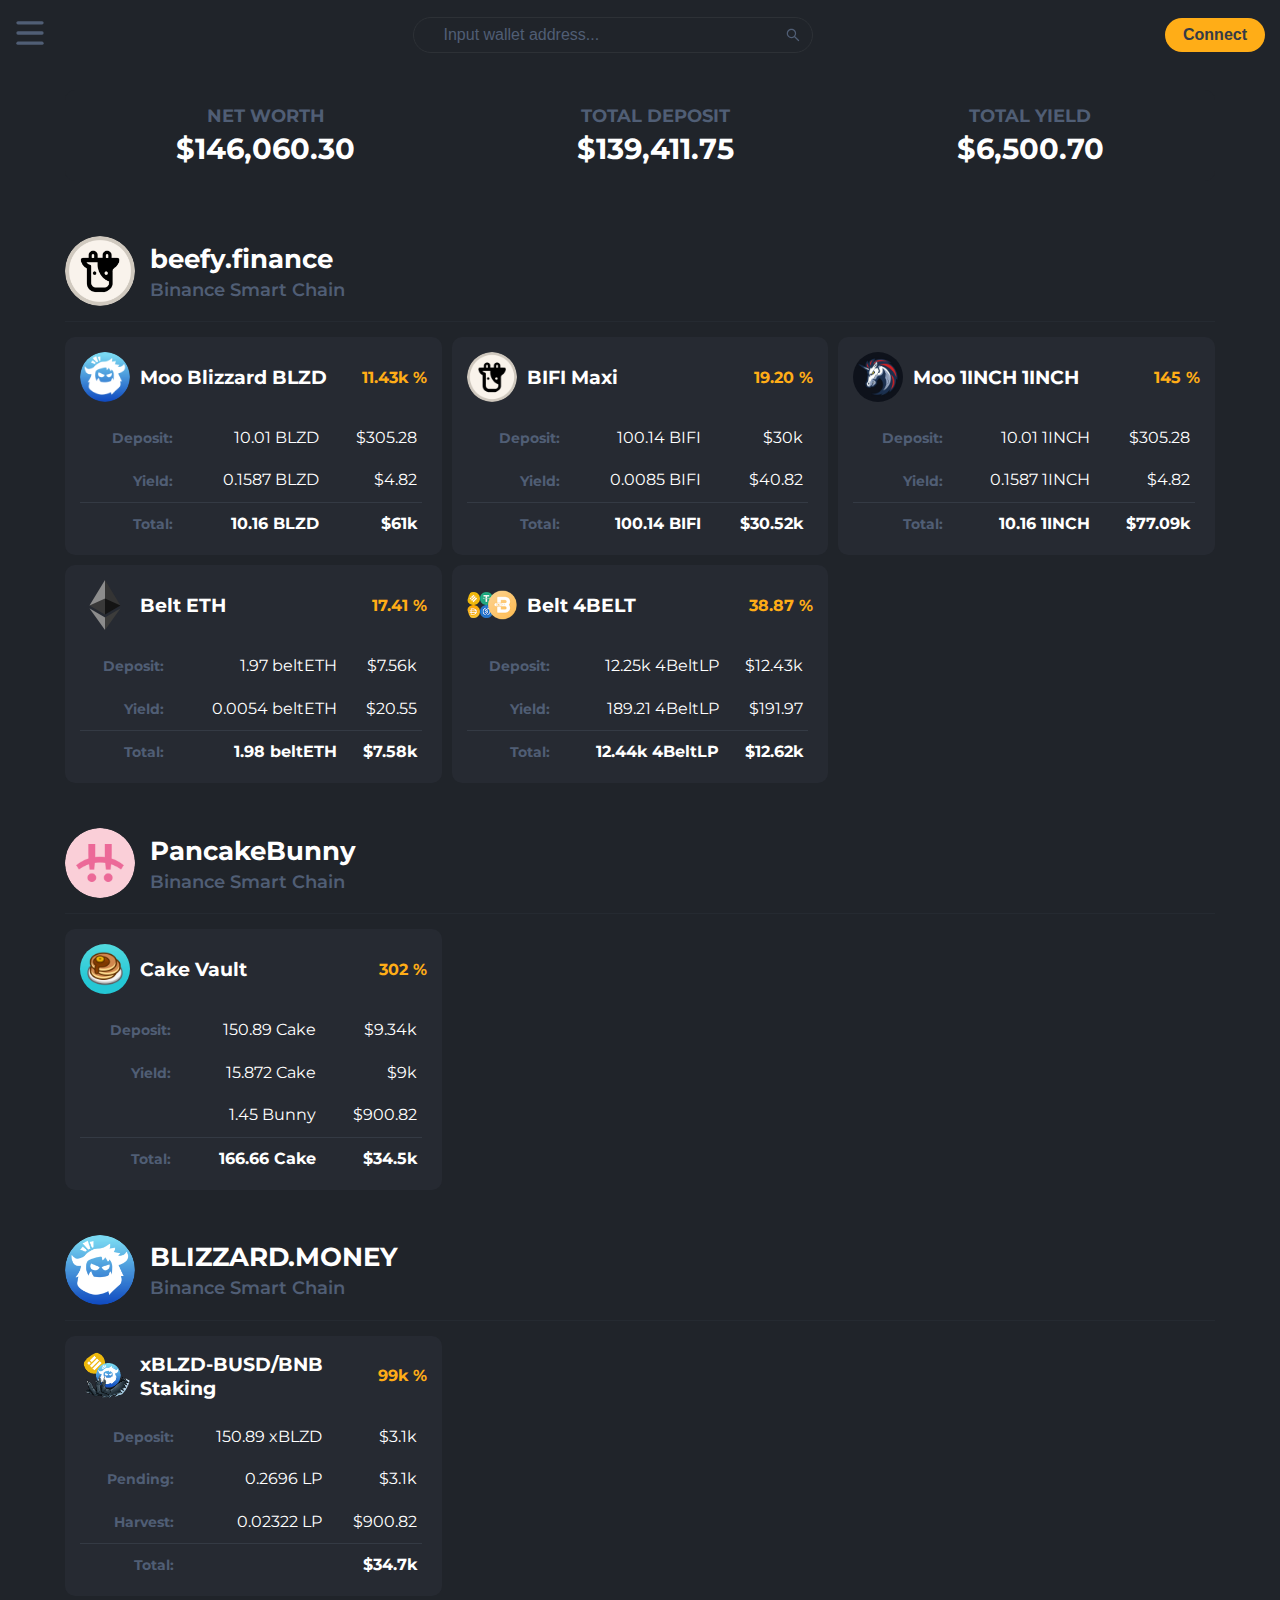
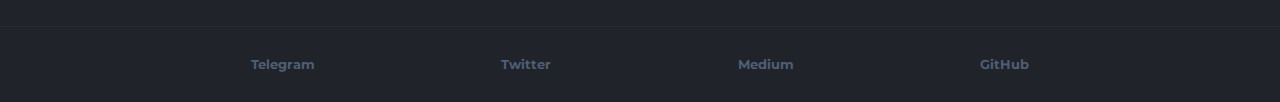
<file: index.html>
<!DOCTYPE html>
<html lang="en">
<head>
  <meta charset="utf-8">
  <meta name="viewport"
        content="width=device-width, initial-scale=1.0, maximum-scale=1.0, user-scalable=0"/>
  <title>YieldPro</title>
  <meta property="og:title" content="Smart & Beautiful DeFi Dashboard - YieldPro"/>
  <meta property="og:description"
        content="Manage your DeFi portfolio on the Binance Smart Chain"/>
  <meta property="og:image" content="https://yield.galyshev.pro/img/og_card.png"/>
  <meta name="twitter:image" content="https://yield.galyshev.pro/img/og_card.png"/>
  <meta name="twitter:card" content="summary_large_image"/>
  <link rel="preconnect" href="https://fonts.gstatic.com">
  <link href="https://fonts.googleapis.com/css2?family=Montserrat:wght@400;700&display=swap"
        rel="stylesheet">
  <link href="https://fonts.googleapis.com/icon?family=Material+Icons" rel="stylesheet">
  <link rel="stylesheet" href="style/main.css?new">
  <link rel="manifest" href="/manifest.webmanifest">
</head>

<body>
<noscript>You need to enable JavaScript to run this app.</noscript>

<!-- Modal Wallet Connect -->
<div id="wrapper-modal">
  <div id="overlay"></div>
  <div id="modal">
    <div class="modal-title">
      <div class="modal-title__inner">
        Connect to a wallet
      </div>
      <button id="btn-close">
        <span class="btn-close-icon material-icons">
          close
        </span>
      </button>
    </div>
    <div class="modal-content">
      <button class="wallet-connect-btn" id="wallet-connect-metamask">
        <span>MetaMask</span>
        <img src="img/wallets/metamask.svg" alt="">
      </button>
      <button class="wallet-connect-btn" id="wallet-connect-trustwallet">
        <span>Trust Wallet</span>
        <img src="img/wallets/trustwallet.svg" alt="">
      </button>
      <button class="wallet-connect-btn" id="wallet-connect-walletconnect">
        <span>Wallet Connect</span>
        <img src="img/wallets/walletconnect.svg" alt="">
      </button>
      <button class="wallet-connect-btn" id="wallet-connect-binancechainwallet">
        <span>Binance Chain Wallet</span>
        <img src="img/wallets/binancechainwallet.svg" alt="">
      </button>
    </div>
    <div class="modal-footer">
      <a target="_blank" rel="noreferrer noopener"
         href="https://docs.pancakeswap.finance/guides/faq#how-do-i-set-up-my-wallet-on-binance-smart-chain"
         class="modal-footer__link">
      <span class="material-icons modal-footer__icon">
        help_outline
      </span>
        Learn how to connect
      </a>
    </div>
  </div> <!-- /modal -->
</div> <!-- /wrapper-modal -->

<!-- Header -->
<header class="header">
  <div class="header__inner">
    
    <div class="header__burger">
      <svg class="ham hamRotate ham4" viewBox="0 0 100 100" width="60"
           onclick="this.classList.toggle('active')">
        <path class="line top"
              d="m 70,33 h -40 c 0,0 -8.5,-0.149796 -8.5,8.5 0,8.649796 8.5,8.5 8.5,8.5 h 20 v -20"/>
        <path class="line middle" d="m 70,50 h -40"/>
        <path class="line bottom"
              d="m 30,67 h 40 c 0,0 8.5,0.149796 8.5,-8.5 0,-8.649796 -8.5,-8.5 -8.5,-8.5 h -20 v 20"/>
      </svg>
    </div>
    
    <div class="header__burger-menu">
      <div class="header__logo">
        <a href="index.html">
          <img src="img/nav/logo.png" alt="Logo">
        </a>
      </div>
      <ul class="header__list">
        <li>
          <a href="#" class="header__link js-tab-trigger active" data-tab="1">
              <span class="header__link-icon material-icons">
                space_dashboard
              </span>
            <div>Dashboard</div>
          </a>
        </li>
        <li>
          <a href="#" class="header__link js-tab-trigger" data-tab="2">
            <span class="header__link-icon material-icons">account_balance_wallet</span>
            <div>Wallet</div>
          </a>
        </li>
        <li>
          <a href="#" class="header__link js-tab-trigger" data-tab="3">
            <span class="header__link-icon material-icons">
              assessment
            </span>
            <div>Rates</div>
          </a>
        </li>
        <li>
          <div class="acor-container">
            <input type="checkbox" name="chacor" id="chacor1" checked="checked"/>
            <label for="chacor1">
              <div class="header__link">
                <span class="header__link-icon material-icons">
                  settings_applications
                </span>
                <div>Settings</div>
              </div>
            </label>
            <div class="acor-body">
              <a href="#" class="acor-body-inner themetoggle">
                <span class="acor-body-icon material-icons">brightness_4</span>
                Theme
              </a>
              <a href="#" class="acor-body-inner">
                <span class="acor-body-icon material-icons">language</span>
                Language
              </a>
              <a href="#" class="acor-body-inner">
                <span class="acor-body-icon material-icons">monetization_on</span>
                Currency
              </a>
            </div>
          </div>
        </li>
      </ul>
      <div class="copyright__text">
        <div>Copyright &copy; 2021 TopCap. All Rights Reserved</div>
        <div>Made with &#10084; by Ururus</div>
      </div>
    </div> <!-- /header__burger-menu -->
    <div class="burger-overlay"></div>
  
    <input type="text" class="wallet-input" placeholder="Input wallet address...">
    
    <button id="btn-connect">Connect</button>
  
  </div> <!-- /header__inner -->
</header> <!-- /header -->

<!-- Dashboard -->
<div class="tab-content__item js-tab-content active" data-tab="1">
  <div class="container">
    <div class="dep">
      <div class="dep__inner">
        <h1>Net Worth</h1>
        <span class="dep__value">$146,060.30</span>
      </div>
      <div class="dep__inner">
        <h1>Total Deposit</h1>
        <span class="dep__value">$139,411.75</span>
      </div>
      <div class="dep__inner">
        <h1>Total Yield</h1>
        <span class="dep__value">$6,500.70</span>
      </div>
    </div>
  </div>
  
  <!-- Vaults -->
  <div class="container">
    <div class="finance">
      <div class="finance__title">
        <img src="img/platforms/beefyFinance.png" alt="logo">
        <div class="platform">
          <span class="platform__title">beefy.finance</span>
          <span class="platform__chain">Binance Smart Chain</span>
        </div>
      </div>
      
      <div class="finance__vaults">
        <div class="vaults__wrapper">
          <div class="vault">
            <div class="vault__title">
              <div class="vault__title-left">
                <img src="img/tokens/xBLZD.png" alt="logo">
                <div class="vault__amount">
                  <span class="vault__amount__title">Moo Blizzard BLZD</span>
                </div>
              </div>
              <div class="vault__title-apy">
                <span>11.43k %</span>
              </div>
            </div>
            
            <div class="vault__value">
              <table class="vault__stat">
                <tr class="vault__stat-deposit">
                  <th>Deposit:</th>
                  <td><span>10.01</span> BLZD</td>
                  <td>$305.28</td>
                </tr>
                <tr class="vault__stat-yield">
                  <th>Yield:</th>
                  <td><span>0.1587</span> BLZD</td>
                  <td><span>$4.82</span></td>
                </tr>
                <tr class="vault__stat-total">
                  <th>Total:</th>
                  <td><span>10.16</span> BLZD</td>
                  <td><span>$61k</span></td>
                </tr>
              </table>
            </div>
          </div>
        </div>
        
        <div class="vaults__wrapper">
          <div class="vault">
            <div class="vault__title">
              <div class="vault__title-left">
                <img src="img/tokens/BIFI.png" alt="logo">
                <div class="vault__amount">
                  <span class="vault__amount__title">BIFI Maxi</span>
                </div>
              </div>
              <div class="vault__title-apy">
                <span>19.20 %</span>
              </div>
            </div>
            
            <div class="vault__value">
              <table class="vault__stat">
                <tr class="vault__stat-deposit">
                  <th>Deposit:</th>
                  <td><span>100.14</span> BIFI</td>
                  <td><span>$30k</span></td>
                </tr>
                <tr class="vault__stat-yield">
                  <th>Yield:</th>
                  <td><span>0.0085</span> BIFI</td>
                  <td><span>$40.82</span></td>
                </tr>
                <tr class="vault__stat-total">
                  <th>Total:</th>
                  <td><span>100.14</span> BIFI</td>
                  <td><span>$30.52k</span></td>
                </tr>
              </table>
            </div>
          </div>
        </div>
        
        <div class="vaults__wrapper">
          <div class="vault">
            <div class="vault__title">
              <div class="vault__title-left">
                <img src="img/tokens/1INCH.png" alt="logo">
                <div class="vault__amount">
                  <span class="vault__amount__title">Moo 1INCH 1INCH</span>
                </div>
              </div>
              <div class="vault__title-apy">
                <span>145 %</span>
              </div>
            </div>
            
            <div class="vault__value">
              <table class="vault__stat">
                <tr class="vault__stat-deposit">
                  <th>Deposit:</th>
                  <td><span>10.01</span> 1INCH</td>
                  <td><span>$305.28</span></td>
                </tr>
                <tr class="vault__stat-yield">
                  <th>Yield:</th>
                  <td><span>0.1587</span> 1INCH</td>
                  <td><span>$4.82</span></td>
                </tr>
                <tr class="vault__stat-total">
                  <th>Total:</th>
                  <td><span>10.16</span> 1INCH</td>
                  <td><span>$77.09k</span></td>
                </tr>
              </table>
            </div>
          </div>
        </div>
        
        <div class="vaults__wrapper">
          <div class="vault">
            <div class="vault__title">
              <div class="vault__title-left">
                <img src="img/tokens/beltETH.png" alt="logo">
                <div class="vault__amount">
                  <span class="vault__amount__title">Belt ETH</span>
                </div>
              </div>
              <div class="vault__title-apy">
                <span>17.41 %</span>
              </div>
            </div>
            
            <div class="vault__value">
              <table class="vault__stat">
                <tr class="vault__stat-deposit">
                  <th>Deposit:</th>
                  <td><span>1.97</span> beltETH</td>
                  <td><span>$7.56k</span></td>
                </tr>
                <tr class="vault__stat-yield">
                  <th>Yield:</th>
                  <td><span>0.0054</span> beltETH</td>
                  <td><span>$20.55</span></td>
                </tr>
                <tr class="vault__stat-total">
                  <th>Total:</th>
                  <td><span>1.98</span> beltETH</td>
                  <td><span>$7.58k</span></td>
                </tr>
              </table>
            </div>
          </div>
        </div>
        
        <div class="vaults__wrapper">
          <div class="vault">
            <div class="vault__title">
              <div class="vault__title-left">
                <img src="img/tokens/belt4belt.png" alt="logo">
                <div class="vault__amount">
                  <span class="vault__amount__title">Belt 4BELT</span>
                </div>
              </div>
              <div class="vault__title-apy">
                <span>38.87 %</span>
              </div>
            </div>
            
            <div class="vault__value">
              <table class="vault__stat">
                <tr class="vault__stat-deposit">
                  <th>Deposit:</th>
                  <td><span>12.25k</span> 4BeltLP</td>
                  <td><span>$12.43k</span></td>
                </tr>
                <tr class="vault__stat-yield">
                  <th>Yield:</th>
                  <td><span>189.21</span> 4BeltLP</td>
                  <td><span>$191.97</span></td>
                </tr>
                <tr class="vault__stat-total">
                  <th>Total:</th>
                  <td><span>12.44k</span> 4BeltLP</td>
                  <td><span>$12.62k</span></td>
                </tr>
              </table>
            </div>
          </div>
        </div>
      </div> <!-- /finance__vaults -->
    </div> <!-- /finance -->
    
    <div class="finance">
      <div class="finance__title">
        <img src="img/platforms/pancakeBunny.png" alt="logo">
        <div class="platform">
          <span class="platform__title">PancakeBunny</span>
          <span class="platform__chain">Binance Smart Chain</span>
        </div>
      </div>
      
      <div class="finance__vaults">
        <div class="vaults__wrapper">
          <div class="vault">
            <div class="vault__title">
              <div class="vault__title-left">
                <img src="img/tokens/CAKE.png" alt="logo">
                <div class="vault__amount">
                  <span class="vault__amount__title">Cake Vault</span>
                </div>
              </div>
              <div class="vault__title-apy">
                <span>302 %</span>
              </div>
            </div>
            
            <div class="vault__value">
              <table class="vault__stat">
                <tr class="vault__stat-deposit">
                  <th>Deposit:</th>
                  <td><span>150.89</span> Cake</td>
                  <td><span>$9.34k</span></td>
                </tr>
                <tr class="vault__stat-yield">
                  <th>Yield:</th>
                  <td><span>15.872</span> Cake</td>
                  <td><span>$9k</span></td>
                </tr>
                <tr class="vault__stat-yield">
                  <th></th>
                  <td><span>1.45</span> Bunny</td>
                  <td><span>$900.82</span></td>
                </tr>
                <tr class="vault__stat-total">
                  <th>Total:</th>
                  <td><span>166.66</span> Cake</td>
                  <td><span>$34.5k</span></td>
                </tr>
              </table>
            </div>
          </div>
        </div>
      </div>
    </div> <!-- /finance -->
    
    <div class="finance">
      <div class="finance__title">
        <img src="img/platforms/blizzard.png" alt="logo">
        <div class="platform">
          <span class="platform__title">BLIZZARD.MONEY</span>
          <span class="platform__chain">Binance Smart Chain</span>
        </div>
      </div>
      
      <div class="finance__vaults">
        <div class="vaults__wrapper">
          <div class="vault">
            <div class="vault__title">
              <div class="vault__title-left">
                <img src="img/tokens/xBLZD-BUSDBNB-LP.png" alt="logo">
                <div class="vault__amount">
                  <span class="vault__amount__title">xBLZD-BUSD/BNB Staking</span>
                </div>
              </div>
              <div class="vault__title-apy">
                <span>99k %</span>
              </div>
            </div>
            
            <div class="vault__value">
              <table class="vault__stat">
                <tr class="vault__stat-deposit">
                  <th>Deposit:</th>
                  <td><span>150.89</span> xBLZD</td>
                  <td><span>$3.1k</span></td>
                </tr>
                <tr class="vault__stat-yield">
                  <th>Pending:</th>
                  <td><span>0.2696</span> LP</td>
                  <td><span>$3.1k</span></td>
                </tr>
                <tr class="vault__stat-yield">
                  <th>Harvest:</th>
                  <td><span>0.02322</span> LP</td>
                  <td><span>$900.82</span></td>
                </tr>
                <tr class="vault__stat-total">
                  <th>Total:</th>
                  <td></td>
                  <td><span>$34.7k</span></td>
                </tr>
              </table>
            </div>
          </div>
        </div>
      </div>
    </div> <!-- /finance -->
  </div> <!-- /container -->
</div> <!-- /tab-content__item /data-tab="1" -->

<!-- Wallet -->
<div class="tab-content__item js-tab-content" data-tab="2">
  <div class="container">
    <div class="wallet">
      <table class="wallet__table">
        <thead>
        <tr>
          <th class="thead-cell">
            <div class="thead-cell__item">
              <div class="thead-cell__img">
                <svg width="10" height="10" viewBox="0 0 10 11" fill="none"
                     xmlns="http://www.w3.org/2000/svg">
                  <path d="M7.917 7.917L5 10.417l-2.917-2.5M2.083 3.917L5 1.417l2.917 2.5"
                        stroke="#808080" stroke-width="1.1" stroke-linecap="round"
                        stroke-linejoin="round"></path>
                </svg>
              </div>
              <div>
                Token
              </div>
            </div>
          </th>
          <th class="thead-cell">
            <div class="thead-cell__item-right">
              <div class="thead-cell__img">
                <svg width="10" height="10" viewBox="0 0 10 11" fill="none"
                     xmlns="http://www.w3.org/2000/svg">
                  <path d="M7.917 7.917L5 10.417l-2.917-2.5M2.083 3.917L5 1.417l2.917 2.5"
                        stroke="#808080" stroke-width="1.1" stroke-linecap="round"
                        stroke-linejoin="round"></path>
                </svg>
              </div>
              <div>Price</div>
            </div>
          </th>
          <th class="thead-cell">
            <div class="thead-cell__item-right">
              <div class="thead-cell__img">
                <svg width="10" height="10" viewBox="0 0 10 11" fill="none"
                     xmlns="http://www.w3.org/2000/svg">
                  <path d="M7.917 7.917L5 10.417l-2.917-2.5" stroke="#808080"
                        stroke-width="1.1" stroke-linecap="round"
                        stroke-linejoin="round"></path>
                </svg>
              </div>
              <div>
                <span>Holdings</span>
              </div>
            </div>
          </th>
        </tr>
        </thead>
        
        <tbody>
        <tr>
          <td class="tbody-cell">
            <div class="tbody-cell__token">
              <div>
                <img src="img/tokens/BIFI.png" alt="logo">
              </div>
              <div class="tbody-cell__item">
                <div class="tbody-cell__token-ticker">
                  <span>BIFI</span>
                </div>
                <div class="tbody-cell__token-name">
                  <span>beefy.finance</span>
                </div>
              </div>
            </div>
          </td>
          <td class="tbody-cell">
            <div class="tbody-cell__item">
              <div class="tbody-cell__token-prise">
                <span>$1,209.79</span>
              </div>
              <div>
                <div class="tbody-cell__prise-change down">
                  <span class="">-7.36 %</span>
                </div>
              </div>
            </div>
          </td>
          <td class="tbody-cell">
            <div class="tbody-cell__item">
              <div class="tbody-cell__hold-dollar">
                <span>$120,979.00</span>
              </div>
              <div class="tbody-cell__hold-token">
                <span>100</span>
              </div>
            </div>
          </td>
        </tr>
        <tr>
          <td class="tbody-cell">
            <div class="tbody-cell__token">
              <div>
                <img src="img/tokens/BNB.png" alt="logo">
              </div>
              <div class="tbody-cell__item">
                <div class="tbody-cell__token-ticker">
                  <span>BNB</span>
                </div>
                <div class="tbody-cell__token-name">
                  <span>Binance</span>
                </div>
              </div>
            </div>
          </td>
          <td class="tbody-cell">
            <div class="tbody-cell__item">
              <div class="tbody-cell__token-prise">
                <span>$526.69</span>
              </div>
              <div>
                <div class="tbody-cell__prise-change down">
                  <span class="">-10.78 %</span>
                </div>
              </div>
            </div>
          </td>
          <td class="tbody-cell">
            <div class="tbody-cell__item">
              <div class="tbody-cell__hold-dollar">
                <span>$52,669.00</span>
              </div>
              <div class="tbody-cell__hold-token">
                <span>100</span>
              </div>
            </div>
          </td>
        </tr>
        <tr>
          <td class="tbody-cell">
            <div class="tbody-cell__token">
              <div>
                <img src="img/tokens/DOT.png" alt="logo">
              </div>
              <div class="tbody-cell__item">
                <div class="tbody-cell__token-ticker">
                  <span>DOT</span>
                </div>
                <div class="tbody-cell__token-name">
                  <span>Polkadot Token</span>
                </div>
              </div>
            </div>
          </td>
          <td class="tbody-cell">
            <div class="tbody-cell__item">
              <div class="tbody-cell__token-prise">
                <span>$39.45</span>
              </div>
              <div>
                <div class="tbody-cell__prise-change down">
                  <span class="">-11.43 %</span>
                </div>
              </div>
            </div>
          </td>
          <td class="tbody-cell">
            <div class="tbody-cell__item">
              <div class="tbody-cell__hold-dollar">
                <span>$39,450.00</span>
              </div>
              <div class="tbody-cell__hold-token">
                <span>1000</span>
              </div>
            </div>
          </td>
        </tr>
        <tr>
          <td class="tbody-cell">
            <div class="tbody-cell__token">
              <div>
                <img src="img/tokens/BUSD.png" alt="logo">
              </div>
              <div class="tbody-cell__item">
                <div class="tbody-cell__token-ticker">
                  <span>BUSD</span>
                </div>
                <div class="tbody-cell__token-name">
                  <span>BUSD Token</span>
                </div>
              </div>
            </div>
          </td>
          <td class="tbody-cell">
            <div class="tbody-cell__item">
              <div class="tbody-cell__token-prise">
                <span>$1.00</span>
              </div>
              <div>
                <div class="tbody-cell__prise-change up">
                  <span class="">+0.01 %</span>
                </div>
              </div>
            </div>
          </td>
          <td class="tbody-cell">
            <div class="tbody-cell__item">
              <div class="tbody-cell__hold-dollar">
                <span>$35,000.00</span>
              </div>
              <div class="tbody-cell__hold-token">
                <span>35000</span>
              </div>
            </div>
          </td>
        </tr>
        <tr>
          <td class="tbody-cell">
            <div class="tbody-cell__token">
              <div>
                <img src="img/tokens/UNI.png" alt="logo">
              </div>
              <div class="tbody-cell__item">
                <div class="tbody-cell__token-ticker">
                  <span>UNI</span>
                </div>
                <div class="tbody-cell__token-name">
                  <span>Uniswap</span>
                </div>
              </div>
            </div>
          </td>
          <td class="tbody-cell">
            <div class="tbody-cell__item">
              <div class="tbody-cell__token-prise">
                <span>$34.88</span>
              </div>
              <div>
                <div class="tbody-cell__prise-change down">
                  <span class="">-7.71 %</span>
                </div>
              </div>
            </div>
          </td>
          <td class="tbody-cell">
            <div class="tbody-cell__item">
              <div class="tbody-cell__hold-dollar">
                <span>$34,880.00</span>
              </div>
              <div class="tbody-cell__hold-token">
                <span>1000</span>
              </div>
            </div>
          </td>
        </tr>
        <tr>
          <td class="tbody-cell">
            <div class="tbody-cell__token">
              <div>
                <img src="img/tokens/CAKE.png" alt="logo">
              </div>
              <div class="tbody-cell__item">
                <div class="tbody-cell__token-ticker">
                  <span>CAKE</span>
                </div>
                <div class="tbody-cell__token-name">
                  <span>PancakeSwap Token</span>
                </div>
              </div>
            </div>
          </td>
          <td class="tbody-cell">
            <div class="tbody-cell__item">
              <div class="tbody-cell__token-prise">
                <span>$25.00</span>
              </div>
              <div>
                <div class="tbody-cell__prise-change down">
                  <span class="">-13.47 %</span>
                </div>
              </div>
            </div>
          </td>
          <td class="tbody-cell">
            <div class="tbody-cell__item">
              <div class="tbody-cell__hold-dollar">
                <span>$25,000.00</span>
              </div>
              <div class="tbody-cell__hold-token">
                <span>1000</span>
              </div>
            </div>
          </td>
        </tr>
        <tr>
          <td class="tbody-cell">
            <div class="tbody-cell__token">
              <div>
                <img src="img/tokens/TWT.png" alt="logo">
              </div>
              <div class="tbody-cell__item">
                <div class="tbody-cell__token-ticker">
                  <span>TWT</span>
                </div>
                <div class="tbody-cell__token-name">
                  <span>Trust Wallet</span>
                </div>
              </div>
            </div>
          </td>
          <td class="tbody-cell">
            <div class="tbody-cell__item">
              <div class="tbody-cell__token-prise">
                <span>$0.75</span>
              </div>
              <div>
                <div class="tbody-cell__prise-change down">
                  <span class="">-7.32 %</span>
                </div>
              </div>
            </div>
          </td>
          <td class="tbody-cell">
            <div class="tbody-cell__item">
              <div class="tbody-cell__hold-dollar">
                <span>$7,500.00</span>
              </div>
              <div class="tbody-cell__hold-token">
                <span>10000</span>
              </div>
            </div>
          </td>
        </tr>
        <tr>
          <td class="tbody-cell">
            <div class="tbody-cell__token">
              <div>
                <img src="img/tokens/ETH.png" alt="logo">
              </div>
              <div class="tbody-cell__item">
                <div class="tbody-cell__token-ticker">
                  <span>ETH</span>
                </div>
                <div class="tbody-cell__token-name">
                  <span>Ethereum Token</span>
                </div>
              </div>
            </div>
          </td>
          <td class="tbody-cell">
            <div class="tbody-cell__item">
              <div class="tbody-cell__token-prise">
                <span>$3,422.12</span>
              </div>
              <div>
                <div class="tbody-cell__prise-change down">
                  <span class="">-7.34 %</span>
                </div>
              </div>
            </div>
          </td>
          <td class="tbody-cell">
            <div class="tbody-cell__item">
              <div class="tbody-cell__hold-dollar">
                <span>$3,422.12</span>
              </div>
              <div class="tbody-cell__hold-token">
                <span>1</span>
              </div>
            </div>
          </td>
        </tr>
        <tr>
          <td class="tbody-cell">
            <div class="tbody-cell__token">
              <div>
                <img src="img/tokens/BUNNY.png" alt="logo">
              </div>
              <div class="tbody-cell__item">
                <div class="tbody-cell__token-ticker">
                  <span>BUNNY</span>
                </div>
                <div class="tbody-cell__token-name">
                  <span>Bunny Token</span>
                </div>
              </div>
            </div>
          </td>
          <td class="tbody-cell">
            <div class="tbody-cell__item">
              <div class="tbody-cell__token-prise">
                <span>$243.31</span>
              </div>
              <div>
                <div class="tbody-cell__prise-change down">
                  <span class="">-13.42 %</span>
                </div>
              </div>
            </div>
          </td>
          <td class="tbody-cell">
            <div class="tbody-cell__item">
              <div class="tbody-cell__hold-dollar">
                <span>$2,433.10</span>
              </div>
              <div class="tbody-cell__hold-token">
                <span>10</span>
              </div>
            </div>
          </td>
        </tr>
        <tr>
          <td class="tbody-cell">
            <div class="tbody-cell__token">
              <div>
                <img src="img/tokens/1INCH.png" alt="logo">
              </div>
              <div class="tbody-cell__item">
                <div class="tbody-cell__token-ticker">
                  <span>1INCH</span>
                </div>
                <div class="tbody-cell__token-name">
                  <span>1INCH Token</span>
                </div>
              </div>
            </div>
          </td>
          <td class="tbody-cell">
            <div class="tbody-cell__item">
              <div class="tbody-cell__token-prise">
                <span>$5.03</span>
              </div>
              <div>
                <div class="tbody-cell__prise-change down">
                  <span class="">-9.6 %</span>
                </div>
              </div>
            </div>
          </td>
          <td class="tbody-cell">
            <div class="tbody-cell__item">
              <div class="tbody-cell__hold-dollar">
                <span>$503.00</span>
              </div>
              <div class="tbody-cell__hold-token">
                <span>100</span>
              </div>
            </div>
          </td>
        </tr>
        </tbody>
      </table> <!-- /wallet__table -->
    </div> <!-- /wallet -->
  </div> <!-- /container -->
</div> <!-- /tab-content__item /data-tab="2" -->

<!-- Exchange Rates -->
<div class="tab-content__item js-tab-content" data-tab="3">
  <div class="container">
    <div class="exchange-rates">
      <!-- TradingView Widget BEGIN -->
      <div class="tradingview-widget-container">
        <div class="tradingview-widget-container__widget"></div>
        <div class="tradingview-widget-copyright"><a href="https://ru.tradingview.com"
                                                     rel="noopener" target="_blank"><span
              class="blue-text">Криптовалюта</span></a> от TradingView
        </div>
        <script type="text/javascript"
                src="https://s3.tradingview.com/external-embedding/embed-widget-market-overview.js"
                async>
          {
            "colorTheme"
          :
            "dark",
                  "dateRange"
          :
            "1D",
                  "showChart"
          :
            true,
                  "locale"
          :
            "ru",
                  "width"
          :
            "100%",
                  "height"
          :
            "100%",
                  "largeChartUrl"
          :
            "",
                  "isTransparent"
          :
            true,
                  "showSymbolLogo"
          :
            true,
                  "plotLineColorGrowing"
          :
            "rgba(106, 168, 79, 1)",
                  "plotLineColorFalling"
          :
            "rgba(166, 28, 0, 1)",
                  "gridLineColor"
          :
            "rgba(42, 46, 57, 1)",
                  "scaleFontColor"
          :
            "rgba(120, 123, 134, 1)",
                  "belowLineFillColorGrowing"
          :
            "rgba(33, 150, 243, 0.12)",
                  "belowLineFillColorFalling"
          :
            "rgba(33, 150, 243, 0.12)",
                  "symbolActiveColor"
          :
            "rgba(33, 150, 243, 0.12)",
                  "tabs"
          :
            [
              {
                "title": "Криптовалюта",
                "symbols": [
                  {
                    "s": "BINANCE:BTCUSDT",
                    "d": "BTC Binance"
                  },
                  {
                    "s": "BINANCE:ETHUSDT",
                    "d": "ETH Binance"
                  },
                  {
                    "s": "BINANCE:BNBUSDT",
                    "d": "BNB Binance"
                  },
                  {
                    "s": "BINANCE:ADAUSDT",
                    "d": "ADA Binance"
                  },
                  {
                    "s": "BINANCE:DOGEUSDT",
                    "d": "DOGE Binance"
                  },
                  {
                    "s": "KRAKEN:USDTUSD"
                  },
                  {
                    "s": "BINANCE:XRPUSDT",
                    "d": "XRP Binance"
                  },
                  {
                    "s": "BINANCE:DOTUSDT",
                    "d": "DOT Binance"
                  },
                  {
                    "s": "BINANCE:ICPUSDT",
                    "d": "ICP Binance"
                  },
                  {
                    "s": "BINANCE:BCHUSDT",
                    "d": "BCH Binance"
                  }
                ]
              }
            ]
          }
        </script>
      </div>
      <!-- TradingView Widget END -->
    
    </div> <!-- /exchange-rates -->
  </div> <!-- /container -->
</div> <!-- /tab-content__item /data-tab="3" -->

<!-- Footer -->
<footer class="footer">
  <div class="container">
    <div class="footer__inner">
      <div class="footer__block">
        <div class="footer__social">
          <a target="_blank" href="#" class="footer__social-link">Telegram</a>
          <a target="_blank" href="#" class="footer__social-link">Twitter</a>
          <a target="_blank" href="#" class="footer__social-link">Medium</a>
          <a target="_blank" href="#" class="footer__social-link">GitHub</a>
        </div>
      </div>
    </div>
  </div>
</footer>

<script src="script/main.js"></script>

</body>
</html>
</file>
<file: style/main.css>
body {
  margin: 0;
  font-family: 'Montserrat', sans-serif;
  font-size: 16px;
  color: #6c7279;
  -webkit-font-smoothing: antialiased;
  background-color: #20242a;
}

body.lock {
  overflow: hidden;
}

*,
*:before,
*:after {
  box-sizing: border-box;
}

h1,
h2,
h3,
h4,
h5,
h6 {
  margin: 0;
}

ul,
ol,
li {
  padding: 0;
  margin: 0;
  list-style: none;
}

h1 {
  color: #505e75;
  font-size: 1.4rem;
}

/* Container
======================*/
.container {
  width: 100%;
  max-width: 1170px;
  margin: 0 auto;
}

/* Modal Wallet Connect
======================*/
#wrapper-modal {
  width: 100%;
  height: 100%;
  display: none;
}
#wrapper-modal.active {
  display: block;
}
#overlay {
  position: fixed;
  overflow: auto;
  top: 0;
  left: 0;
  width: 100%;
  height: 100%;
  z-index: 41;
  background: rgba(40, 46, 58, 0.25);
  backdrop-filter: blur(4px);
  -webkit-backdrop-filter: blur(4px);
}
#modal {
  position: fixed;
  top: 50%;
  left: 50%;
  transform: translate(-50%, -50%);
  height: auto;
  width: 320px;
  z-index: 42;
  border-radius: 20px;
  background-color: #20242a;
  display: flex;
  flex-direction: column;
}
#btn-close {
  display: flex;
  justify-content: center;
  align-items: center;
  background-color: #ffad17;
  border-radius: 50px;
  border: none;
  height: 24px;
  width: 24px;
  cursor: pointer;
  margin-right: 15px;
}
#btn-close span {
  font-size: 1.5rem;
  color: #353b46;
}
.btn-close-icon {
}
.modal-title {
  display: flex;
  justify-content: space-between;
  align-items: center;
  border-bottom: 1px solid #353a46;
}
.modal-title__inner {
  padding: 5px;
  margin: 10px;
  color: #505e75;
  font-weight: 700;
  font-size: 1rem;
  text-transform: uppercase;
}
.modal-content {
  padding: 10px;
  margin: 15px 0;
}
.wallet-connect-btn {
  display: inline-flex;
  justify-content: space-between;
  align-items: center;
  width: 100%;
  margin-bottom: 8px;
  background-color: #262a32;
  color: #bac2cf;
  border: none;
  border-radius: 10px;
  cursor: pointer;
  font-weight: 700;
  font-size: 1rem;
  opacity: 1;
  outline: 0;
  height: 48px;
  padding: 0 24px;
  box-shadow: none;
}
.wallet-connect-btn:hover {
  opacity: 0.7;
}
.modal-footer {
  margin-top: auto;
  margin-bottom: 20px;
}
.modal-footer__link {
  display: flex;
  align-items: center;
  justify-content: center;
  text-decoration: none;
  color: #505e75;
}
.modal-footer__icon {
  display: inline-block;
  padding-right: 5px;
}

/* Header
======================*/
.header {
  width: 100%;
  position: fixed;
  left: 0;
  top: 0;
  z-index: 40;
}
.header:before {
  content: '';
  position: absolute;
  top: 0;
  left: 0;
  width: 100%;
  height: 100%;
  background-color: #20242a;
  z-index: 2;
}
.header__inner {
  position: relative;
  display: flex;
  flex-direction: row;
  justify-content: space-between;
  align-items: center;
  padding-right: 15px;
  height: 70px;
}
#btn-connect {
  position: relative;
  z-index: 2;
  background-color: #ffad17;
  border-radius: 40px;
  border: none;
  height: 34px;
  width: 100px;
  color: #353b46;
  font-weight: 700;
  font-size: 1rem;
  cursor: pointer;
}
#btn-connect:hover {
  background-color: #c78814;
  color: #000000;
}
.header__burger {
  display: block;
  position: relative;
  z-index: 5;
}
.ham {
  cursor: pointer;
  -webkit-tap-highlight-color: transparent;
  transition: transform 400ms;
  -moz-user-select: none;
  -webkit-user-select: none;
  -ms-user-select: none;
  user-select: none;
}
.hamRotate.active {
  transform: rotate(45deg);
}
.hamRotate180.active {
  transform: rotate(180deg);
}
.hamRotate {
}
.ham4 {
}
.ham4 .top {
  stroke-dasharray: 40 121;
}
.ham4 .bottom {
  stroke-dasharray: 40 121;
}
.ham4.active .top {
  stroke-dashoffset: -68px;
}
.ham4.active .bottom {
  stroke-dashoffset: -68px;
}
.line {
  fill: none;
  transition: stroke-dasharray 400ms, stroke-dashoffset 400ms;
  stroke: #505e75;
  stroke-width: 5.5;
  stroke-linecap: round;
}
.header__burger-menu {
  position: fixed;
  top: 0;
  left: -100%;
  /* width: calc(30%); */
  /* min-width: 250px; */
  width: 240px;
  height: 100%;
  overflow: auto;
  background-color: #262a31;
  z-index: 2;
  display: flex;
  flex-direction: column;
  justify-content: space-between;
  padding: 70px 10px 20px 10px;
  transition: all 0.3s ease 0s;
}
.burger-overlay {
  display: none;
  z-index: 3;
  position: fixed;
  overflow: auto;
  top: 0;
  left: 0;
  width: 100%;
  height: 100%;
}
.burger-overlay.active {
  display: block;
}
.header__burger-menu.active {
  left: 0;
  z-index: 4;
}
.header__logo {
  text-align: center;
  margin: 20px 0;
}
.header__logo img {
  width: 60%;
  text-align: center;
}
.header__list {
  display: block;
  position: fixed;
  top: 30%;
  text-align: left;
  padding-left: 10px;
  padding-right: 10px;
}
.header__list li {
  margin-bottom: 20px;
}
.header__list img {
  margin-right: 5px;
  width: 20px;
  height: 20px;
}
.header__link {
  display: flex;
  align-items: center;
  color: #d8d8d8;
  text-decoration: none;
  font-size: 1.1rem;
  fill: #505e75;
}
.header__link svg {
  margin-right: 15px;
}
.header__link:hover {
  fill: #ffad17;
}
.header__link.active {
  fill: #ffad17;
}
.header__link:hover span {
  color: #ffad17;
}
.header__link.active span {
  color: #ffad17;
}
.header__link-icon {
  padding-right: 10px;
  font-size: 1.6rem;
}
.acor-body-icon {
  padding-right: 10px;
  font-size: 1.4rem;
}
.acor-body-inner:hover {
  color: #ffad17;
}
.acor-body-inner {
  margin: 15px 0;
  display: flex;
  flex-direction: row;
  align-items: center;
  text-decoration: none;
  font-size: 1rem;
  color: #505e75;
}
.acor-container {
  margin: 20px 0;
}
.acor-container .acor-body {
  height: 0;
  padding: 0 20px;
  color: #505e75;
  transition: color 0.5s, padding 0.35s;
  overflow: hidden;
}
.acor-container label {
  cursor: pointer;
  display: flex;
  justify-content: space-between;
  width: 100%;
  color: #505e75;
  font-weight: 400;
  transition: color 0.35s;
}
.acor-container label:hover {
  color: #ffad17;
}
.acor-container input {
  display: none;
}
.acor-container label:after {
  content: '\276F';
}
.acor-container input:checked + label {
  color: #ffad17;
}
.acor-container input:checked + label:after {
  transition: transform 0.4s;
  transform: rotate(90deg);
}
.acor-container input:checked + label + .acor-body {
  height: auto;
  margin-top: -5px;
  color: #505e75;
  padding: 10px 20px;
}
.acor-darktheme {
  display: flex;
  align-items: center;
  margin-bottom: 20px;
  cursor: pointer;
}
.acor-lighttheme {
  display: flex;
  align-items: center;
  cursor: pointer;
}
.acor-darktheme:hover,
.acor-lighttheme:hover {
  color: #ffad17;
}
.copyright__text {
  margin: 10px;
  text-align: center;
  font-size: 0.8rem;
  color: #b2b3b4;
}
.wallet-input {
  padding: 3px 30px;
  margin: 0 10px;
  font-size: 1rem;
  line-height: 1.8;
  color: #505e75;
  width: auto;
  min-width: 400px;
  text-overflow: ellipsis;
  background: #2b2f38;
  border: 1px solid #2d3136;
  border-radius: 40px;
  background: url(../img/nav/search-icon.svg);
  background-repeat: no-repeat;
  background-position: right 12px center;
  position: relative;
  z-index: 2;
}
.wallet-input::placeholder {
  color: #505e75;
}
.wallet-input:focus {
  border-color: #ffad17;
  outline: 0;
  caret-color: #ffad17;
}
.tab-content__item {
  display: none;
}
.tab-content__item.active {
  display: block;
}

/* Dashboard - Deposit
======================*/
.dep {
  display: flex;
  justify-content: space-around;
  margin: 90px 10px 10px 10px;
  background-color: #20242a;
  border-radius: 10px;
}
.dep__inner {
  padding: 15px 0;
  text-align: center;
}
.dep__inner h1 {
  font-weight: 700;
  text-transform: uppercase;
  font-size: 1.1rem;
}
.dep__value {
  display: block;
  margin-top: 5px;
  color: #fff;
  font-size: 1.8rem;
  font-weight: 700;
}
/* Dashboard - Vaults
======================*/
.finance {
  display: flex;
  flex-direction: column;
  margin: 0 auto;
}
.finance__title {
  display: flex;
  align-items: center;
  margin: 30px 10px 5px 10px;
  border-bottom: 1px solid #252a31;
}
.finance__title img {
  height: 70px;
  border-radius: 50%;
  margin: 15px 15px 15px 0;
}
.platform {
  display: flex;
  flex-direction: column;
}
.platform__title {
  font-size: 1.6rem;
  color: #fff;
  font-weight: 700;
  padding-bottom: 5px;
}
.platform__chain {
  font-size: 1.1rem;
  font-weight: 600;
  color: #505e75;
}
.finance__vaults {
  display: flex;
  flex-wrap: wrap;
  margin: 0 5px;
}
.vaults__wrapper {
  margin-top: 10px;
  padding-left: 5px;
  padding-right: 5px;
  width: 33.3333%;
  flex: 0 0 33.3333%;
  max-width: 33.3333%;
}
.vault {
  background-color: #262a32;
  border-radius: 10px;
}
.vault__title {
  display: flex;
  justify-content: space-between;
  align-items: center;
  padding: 15px 15px 5px 15px;
}
.vault__title img {
  height: 50px;
  border-radius: 50%;
}
.vault__title-left {
  display: flex;
  align-items: center;
}
.vault__amount {
  display: flex;
  flex-direction: column;
  margin-left: 10px;
}
.vault__amount__title {
  font-size: 1.2rem;
  color: #fff;
  font-weight: 700;
}
.vault__title-apy {
  color: #ffad17;
  font-weight: 700;
  font-size: 1rem;
  padding-left: 10px;
  text-align: right;
  min-width: 70px;
}
.vault__value {
  font-size: 1rem;
  color: #fff;
  padding: 10px 20px 10px 15px;
}
.vault__value td {
  padding: 10px 5px 10px 0;
  line-height: 1.4;
}
.vault__stat {
  width: 100%;
  border-collapse: collapse;
  line-height: 1.3;
  text-align: right;
}
.vault__stat th {
  font-weight: 700;
  color: #505e75;
  font-size: 0.9rem;
  line-height: 1.4;
}
.vault__stat-deposit {
}
.vault__stat-yield {
}
.vault__stat-total {
  border-top: 1px solid #343a44;
  font-weight: 700;
  font-size: 1rem;
}

/* Wallet
======================*/
.wallet {
  margin: 120px 20px 0 20px;
}
.wallet__table {
  width: 100%;
  background-color: #262a31;
  border-radius: 10px;
  border-collapse: collapse;
  font-size: 1rem;
  color: #fff;
}
.thead-cell {
  border-bottom: 1px solid #2c3441;
  padding: 15px;
  width: 33.3333%;
}
.thead-cell__item {
  display: flex;
  flex-direction: row;
  cursor: pointer;
}
.thead-cell__img {
  margin-right: 10px;
}
.thead-cell__item-right {
  display: flex;
  flex-direction: row;
  cursor: pointer;
  justify-content: flex-end;
}
.tbody-cell {
  padding: 10px 15px;
  width: 33.3333%;
}
.tbody-cell__token {
  display: flex;
  flex-direction: row;
  align-items: center;
}
.tbody-cell__token img {
  height: 40px;
  margin: 10px 10px 10px 0;
  border-radius: 50%;
}
.tbody-cell__item {
  display: flex;
  flex-direction: column;
}
.tbody-cell__token-ticker {
  font-weight: 700;
  font-size: 1.1rem;
  padding-bottom: 5px;
}
.tbody-cell__token-name {
  font-weight: 400;
  font-size: 0.9rem;
  color: #505e75;
}
.tbody-cell__token-prise {
  font-weight: 700;
  font-size: 1.1rem;
  padding-bottom: 5px;
  text-align: right;
}
.tbody-cell__prise-change {
  font-weight: 400;
  font-size: 1rem;
  text-align: right;
}
.tbody-cell__prise-change.up {
  color: #52c22f;
}
.tbody-cell__prise-change.down {
  color: #ff6e6e;
}
.tbody-cell__hold-dollar {
  font-weight: 700;
  font-size: 1.1rem;
  padding-bottom: 5px;
  text-align: right;
}
.tbody-cell__hold-token {
  font-weight: 700;
  font-size: 1rem;
  color: #505e75;
  text-align: right;
}

/* Exchange Rates
======================*/
.exchange-rates {
  margin: 120px 10px 10px 10px;
  height: 80vh;
}

/* Footer
======================*/
.footer {
  margin-top: 30px;
  border-top: 1px solid #252a31;
}
.footer__inner {
}
.footer__block {
  margin: 10px;
}
.footer__social {
  padding: 20px 0;
  display: flex;
  justify-content: space-evenly;
}
.footer__social-link {
  text-decoration: none;
  color: #505e75;
  font-weight: 700;
  font-size: 0.8rem;
}
.footer__social-link:hover {
  color: #ffad17;
}

/* Полоса прокрутки
======================*/
::-webkit-scrollbar-button {
  background-repeat: no-repeat;
  width: 6px;
  height: 0;
}
::-webkit-scrollbar-track {
  background-color: #32312e;
  box-shadow: 0 0 3px #000 inset;
}
::-webkit-scrollbar-thumb {
  -webkit-border-radius: 5px;
  border-radius: 5px;
  background-color: #ffad17;
  box-shadow: 0 1px 1px #ffad17 inset;
  background-image: url('https://yield.galyshev.pro/img/scrollbar.png');
  background-position: center;
  background-repeat: no-repeat;
}
::-webkit-resizer {
  background-repeat: no-repeat;
  width: 7px;
  height: 0;
}
::-webkit-scrollbar {
  width: 7px;
}

/* Light Theme
======================*/
.light {
  background-color: #eeeeee;
}
.light h1 {
  color: #808080;
}
.light .header:before {
  background-color: #eeeeee;
}
.light .header__tabs-item a {
  color: #808080;
}
.light .header__tabs-item.active a {
  color: #ffad17;
}
.light .header__burger-menu {
  background-color: #ffffff;
}
.light .header__link {
  color: #292929;
}
.light .header__list a:hover {
  color: #ffad17;
}
.light .acor-body-inner {
  color: #5c5c5c;
}
.light .wallet-input {
  background-color: #dadada;
  border: 1px solid #dadada;
}
.light .wallet-input::placeholder {
  color: #808080;
}
.light .dep {
  background-color: #eeeeee;
}
.light .dep__value {
  color: #292929;
}
.light .finance__title {
  border-bottom: 1px solid #dadada;
}
.light .platform__title {
  color: #292929;
}
.light .platform__chain {
  color: #808080;
}
.light .vault {
  background-color: #ffffff;
}
.light .vault__amount__title {
  color: #292929;
}
.light .vault__stat th {
  color: #808080;
}
.light .vault__value {
  color: #292929;
}
.light .wallet__table {
  background-color: #ffffff;
  color: #292929;
}
.light .footer {
  border-top: 1px solid #dadada;
}
.light #modal {
  background-color: #dadada;
}
.light #btn-close {
  background-color: #ffad17;
}
.light #btn-close span {
  color: #808080;
}
.light .modal-title {
  border-bottom: 1px solid #808080;
}
.light .modal-title__inner {
  color: #292929;
}
.light .wallet-connect-btn {
  background-color: #ececec;
  color: #292929;
}
.light .modal-footer__link {
  color: #808080;
}

/* Adaptive
======================*/
@media screen and (max-width: 992px) {
  .header__tabs-item {
    min-width: 100px;
  }
  .vaults__wrapper {
    width: 50%;
    flex: 0 0 50%;
    max-width: 50%;
  }
}
@media screen and (max-width: 768px) {
  .header__inner {
    flex-wrap: nowrap;
    justify-content: space-between;
  }
  .header__logo {
    margin-top: 10px;
  }
  .vaults__wrapper {
    width: 100%;
    flex: 0 0 100%;
    max-width: 100%;
  }
  .wallet {
    margin: 90px 10px 0 10px;
  }
  .wallet-input {
    margin: 10px;
    min-width: 100px;
  }
  .dep {
    margin: 90px 10px 10px 10px;
  }
  .header__burger-menu {
    width: 240px;
  }
  .dep__inner h1 {
    font-size: 0.8rem;
  }
  .dep__value {
    font-size: 1.2rem;
  }
  .finance__title {
    margin-top: 10px;
  }
  .platform__title {
    font-size: 1.2rem;
  }
  .platform__chain {
    font-size: 0.9rem;
  }
  .vault__amount__title {
    font-size: 1rem;
  }
}

@media screen and (max-width: 460px) {
  .dep {
    margin: 80px 5px 10px 5px;
  }
  .header__inner {
    align-items: center;
    height: 60px;
  }
  .wallet-input {
    margin: 0 10px;
    height: 30px;
    width: auto;
    padding-left: 15px;
  }
  #btn-connect {
    height: 28px;
    min-width: 80px;
    font-size: 0.9rem;
    margin-left: 10px;
  }
  .tbody-cell__token img {
    height: 35px;
  }
  .tbody-cell__token-ticker {
    font-size: 0.9rem;
  }
  .tbody-cell__token-name {
    font-size: 0.8rem;
  }
  .tbody-cell__token-prise {
    font-size: 0.9rem;
  }
  .tbody-cell__prise-change {
    font-size: 0.8rem;
  }
  .tbody-cell__hold-dollar {
    font-size: 0.9rem;
  }
  .tbody-cell__hold-token {
    font-size: 0.8rem;
  }
}

@media screen and (max-width: 410px) {
  .wallet-input {
    width: auto;
    text-overflow: ellipsis;
  }
  .header__inner {
  }
  #btn-connect {
  }
  .header__tabs-item a {
    font-size: 0.8rem;
  }
  .dep__inner h1 {
    font-size: 0.7rem;
  }
  .dep__value {
    font-size: 1rem;
  }
  .platform__title {
    font-size: 1.2rem;
  }
  .platform__chain {
    font-size: 0.9rem;
  }
  .vault__amount__title {
    font-size: 1rem;
  }
  .vault__value {
    font-size: 0.8rem;
  }
  .vault__value th {
    font-size: 0.8rem;
  }
  .vault__stat-total {
    font-size: 0.9rem;
  }
  .wallet__table {
    font-size: 0.8rem;
  }
  .tbody-cell {
    padding: 10px 10px;
  }
  .tbody-cell__token img {
    height: 30px;
    margin: 5px 5px 5px 0;
  }
  .tbody-cell__token-ticker {
    font-size: 0.8rem;
  }
  .tbody-cell__token-name {
    font-size: 0.7rem;
  }
  .tbody-cell__token-prise {
    font-size: 0.8rem;
    font-weight: 400;
  }
  .tbody-cell__prise-change {
    font-size: 0.7rem;
  }
  .tbody-cell__hold-dollar {
    font-size: 0.8rem;
    font-weight: 400;
  }
  .tbody-cell__hold-token {
    font-size: 0.7rem;
  }
}
</file>
